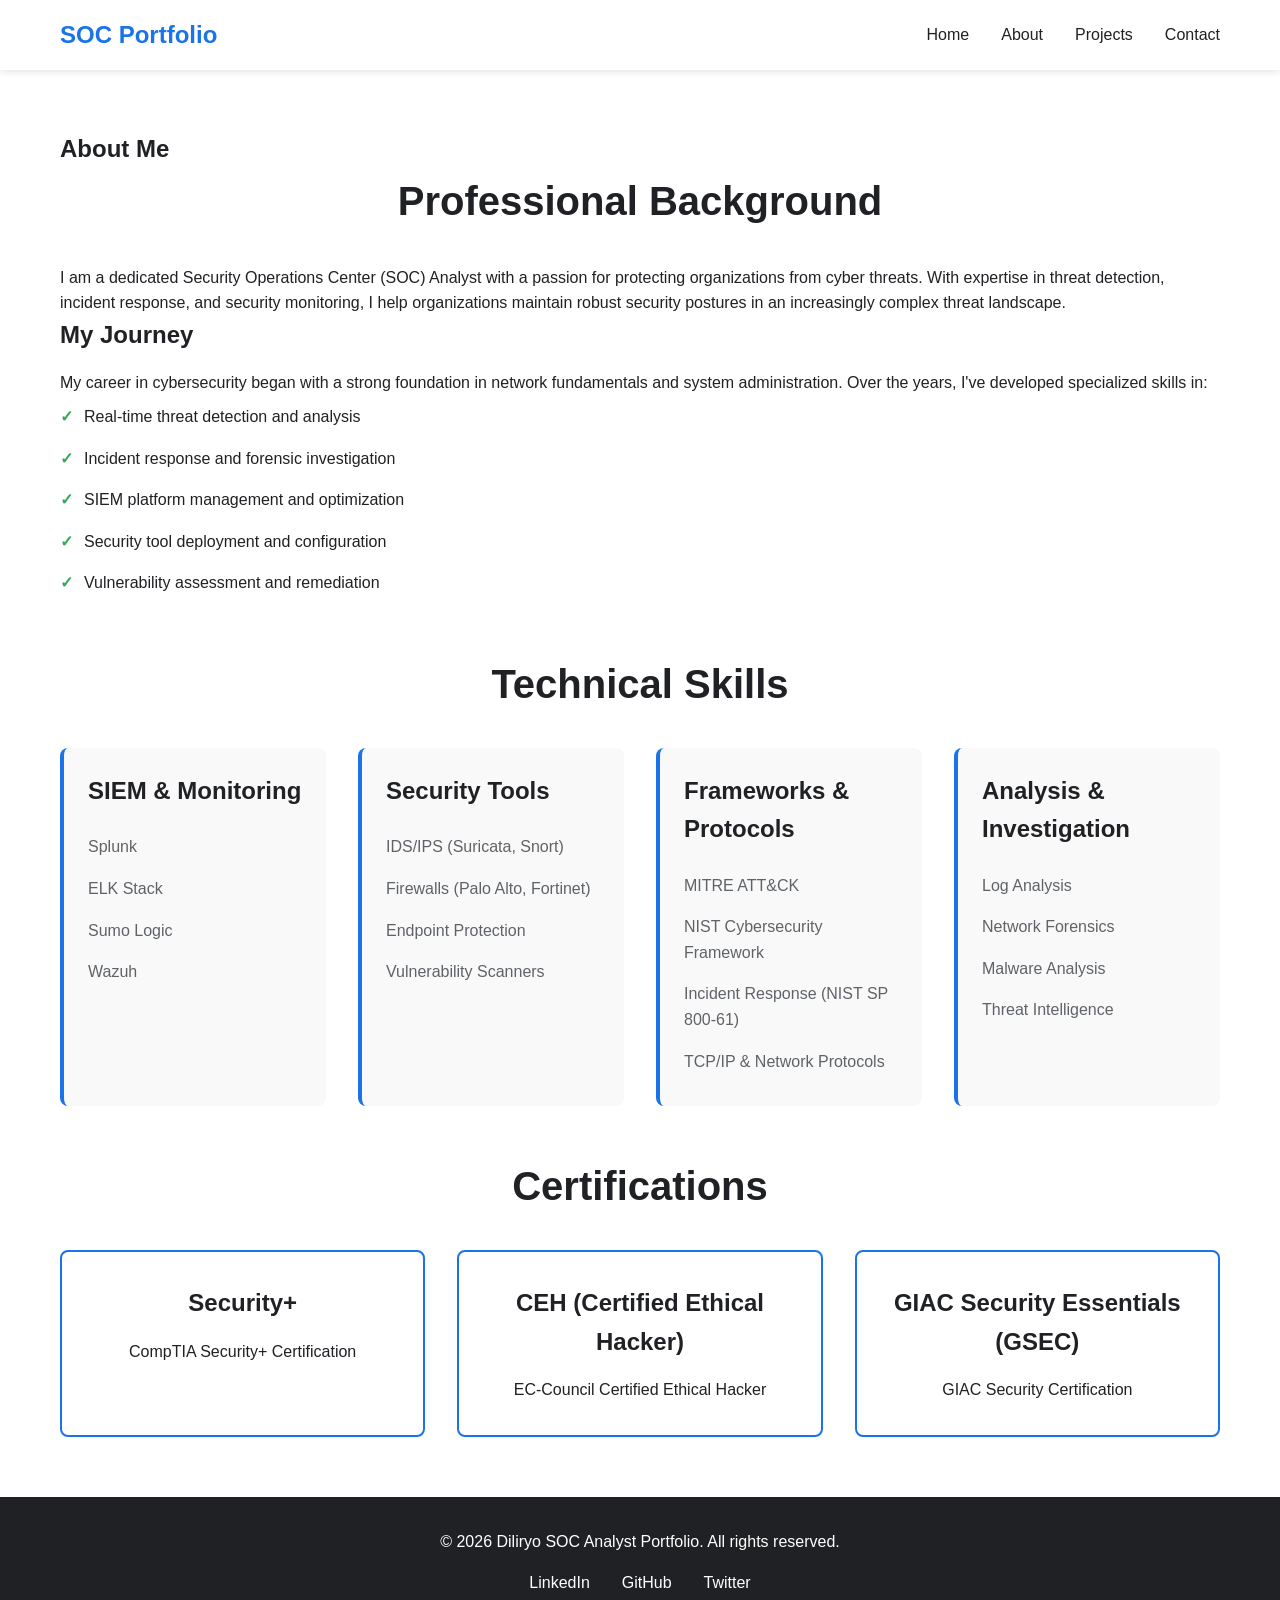
<file: about.html>
<!DOCTYPE html>
<html lang="en">
<head>
    <meta charset="UTF-8">
    <meta name="viewport" content="width=device-width, initial-scale=1.0">
    <title>About Me | SOC Analyst Portfolio</title>
    <link rel="stylesheet" href="styles.css">
</head>
<body>
    <!-- Navigation -->
    <nav class="navbar">
        <div class="container">
            <div class="logo">SOC Portfolio</div>
            <ul class="nav-links">
                <li><a href="index.html">Home</a></li>
                <li><a href="about.html" class="active">About</a></li>
                <li><a href="projects.html">Projects</a></li>
                <li><a href="contact.html">Contact</a></li>
            </ul>
        </div>
    </nav>

    <!-- About Section -->
    <section class="about-section">
        <div class="container">
            <h1>About Me</h1>
            
            <div class="about-content">
                <div class="about-text">
                    <h2>Professional Background</h2>
                    <p>I am a dedicated Security Operations Center (SOC) Analyst with a passion for protecting organizations from cyber threats. With expertise in threat detection, incident response, and security monitoring, I help organizations maintain robust security postures in an increasingly complex threat landscape.</p>
                    
                    <h3>My Journey</h3>
                    <p>My career in cybersecurity began with a strong foundation in network fundamentals and system administration. Over the years, I've developed specialized skills in:</p>
                    <ul>
                        <li>Real-time threat detection and analysis</li>
                        <li>Incident response and forensic investigation</li>
                        <li>SIEM platform management and optimization</li>
                        <li>Security tool deployment and configuration</li>
                        <li>Vulnerability assessment and remediation</li>
                    </ul>
                </div>
            </div>

            <div class="skills-section">
                <h2>Technical Skills</h2>
                <div class="skills-categories">
                    <div class="skill-category">
                        <h3>SIEM & Monitoring</h3>
                        <ul>
                            <li>Splunk</li>
                            <li>ELK Stack</li>
                            <li>Sumo Logic</li>
                            <li>Wazuh</li>
                        </ul>
                    </div>
                    <div class="skill-category">
                        <h3>Security Tools</h3>
                        <ul>
                            <li>IDS/IPS (Suricata, Snort)</li>
                            <li>Firewalls (Palo Alto, Fortinet)</li>
                            <li>Endpoint Protection</li>
                            <li>Vulnerability Scanners</li>
                        </ul>
                    </div>
                    <div class="skill-category">
                        <h3>Frameworks & Protocols</h3>
                        <ul>
                            <li>MITRE ATT&CK</li>
                            <li>NIST Cybersecurity Framework</li>
                            <li>Incident Response (NIST SP 800-61)</li>
                            <li>TCP/IP & Network Protocols</li>
                        </ul>
                    </div>
                    <div class="skill-category">
                        <h3>Analysis & Investigation</h3>
                        <ul>
                            <li>Log Analysis</li>
                            <li>Network Forensics</li>
                            <li>Malware Analysis</li>
                            <li>Threat Intelligence</li>
                        </ul>
                    </div>
                </div>
            </div>

            <div class="certifications-section">
                <h2>Certifications</h2>
                <div class="certifications-list">
                    <div class="certification">
                        <h3>Security+</h3>
                        <p>CompTIA Security+ Certification</p>
                    </div>
                    <div class="certification">
                        <h3>CEH (Certified Ethical Hacker)</h3>
                        <p>EC-Council Certified Ethical Hacker</p>
                    </div>
                    <div class="certification">
                        <h3>GIAC Security Essentials (GSEC)</h3>
                        <p>GIAC Security Certification</p>
                    </div>
                </div>
            </div>
        </div>
    </section>

    <!-- Footer -->
    <footer class="footer">
        <div class="container">
            <p>&copy; 2026 Diliryo SOC Analyst Portfolio. All rights reserved.</p>
            <div class="social-links">
                <a href="#linkedin">LinkedIn</a>
                <a href="#github">GitHub</a>
                <a href="#twitter">Twitter</a>
            </div>
        </div>
    </footer>

    <script src="script.js"></script>
</body>
</html>
</file>
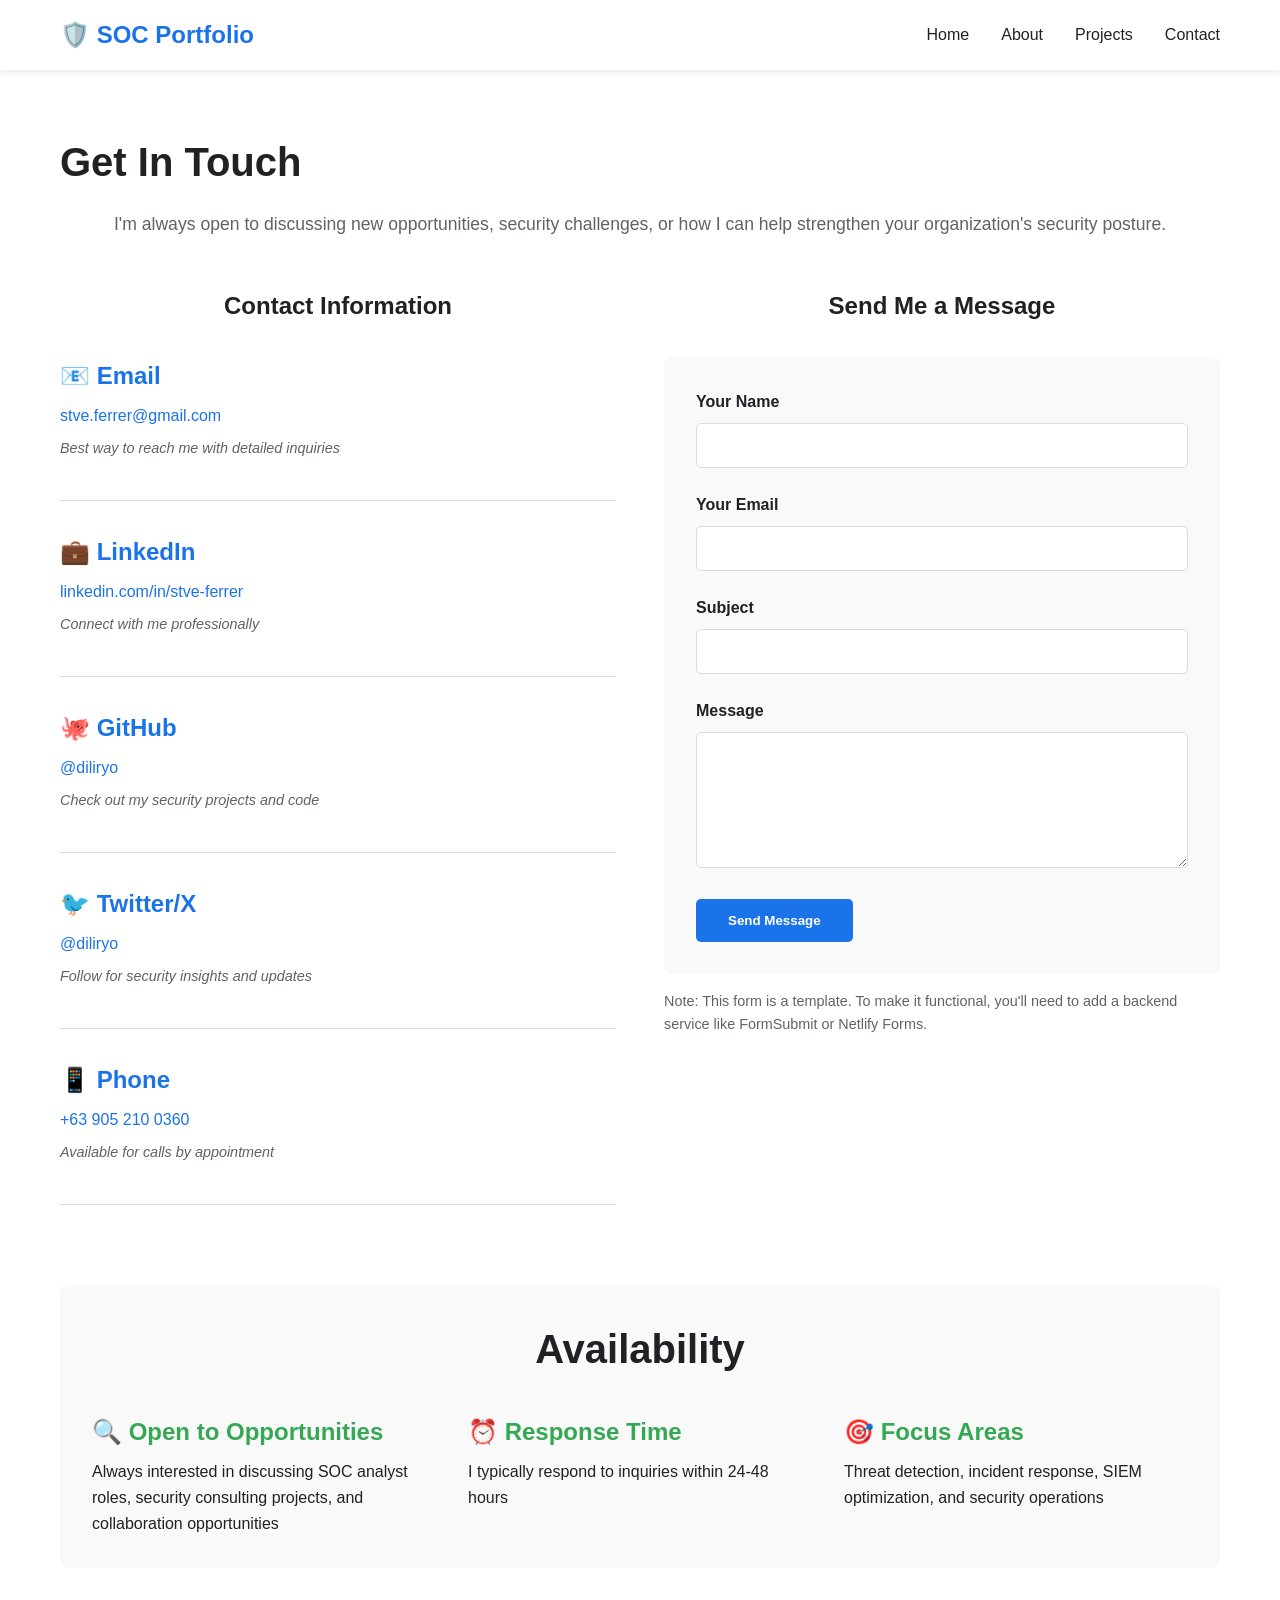
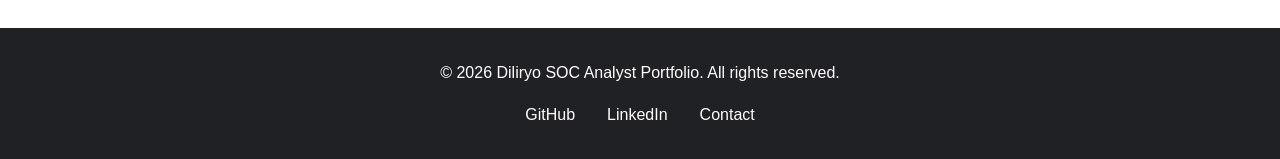
<file: contact.html>
<!DOCTYPE html>
<html lang="en">
<head>
    <meta charset="UTF-8">
    <meta name="viewport" content="width=device-width, initial-scale=1.0">
    <title>Contact Me | SOC Analyst Portfolio</title>
    <link rel="stylesheet" href="styles.css">
</head>
<body>
    <!-- Navigation -->
    <nav class="navbar">
        <div class="container">
            <div class="logo">🛡️ SOC Portfolio</div>
            <ul class="nav-links">
                <li><a href="index.html">Home</a></li>
                <li><a href="about.html">About</a></li>
                <li><a href="projects.html">Projects</a></li>
                <li><a href="contact.html" class="active">Contact</a></li>
            </ul>
        </div>
    </nav>

    <!-- Contact Section -->
    <section class="contact-section">
        <div class="container">
            <h1>Get In Touch</h1>
            <p class="section-intro">I'm always open to discussing new opportunities, security challenges, or how I can help strengthen your organization's security posture.</p>

            <div class="contact-content">
                <div class="contact-info">
                    <h2>Contact Information</h2>
                    
                    <div class="contact-method">
                        <h3>📧 Email</h3>
                        <p><a href="mailto:stve.ferrer@gmail.com">stve.ferrer@gmail.com</a></p>
                        <p class="note">Best way to reach me with detailed inquiries</p>
                    </div>

                    <div class="contact-method">
                        <h3>💼 LinkedIn</h3>
                        <p><a href="https://linkedin.com/in/stve-ferrer" target="_blank">linkedin.com/in/stve-ferrer</a></p>
                        <p class="note">Connect with me professionally</p>
                    </div>

                    <div class="contact-method">
                        <h3>🐙 GitHub</h3>
                        <p><a href="https://github.com/diliryo" target="_blank">@diliryo</a></p>
                        <p class="note">Check out my security projects and code</p>
                    </div>

                    <div class="contact-method">
                        <h3>🐦 Twitter/X</h3>
                        <p><a href="https://twitter.com/diliryo" target="_blank">@diliryo</a></p>
                        <p class="note">Follow for security insights and updates</p>
                    </div>

                    <div class="contact-method">
                        <h3>📱 Phone</h3>
                        <p><a href="tel:+2349052100360">+63 905 210 0360</a></p>
                        <p class="note">Available for calls by appointment</p>
                    </div>
                </div>

                <div class="contact-form-container">
                    <h2>Send Me a Message</h2>
                    <form class="contact-form" id="contactForm">
                        <div class="form-group">
                            <label for="name">Your Name</label>
                            <input type="text" id="name" name="name" required>
                        </div>

                        <div class="form-group">
                            <label for="email">Your Email</label>
                            <input type="email" id="email" name="email" required>
                        </div>

                        <div class="form-group">
                            <label for="subject">Subject</label>
                            <input type="text" id="subject" name="subject" required>
                        </div>

                        <div class="form-group">
                            <label for="message">Message</label>
                            <textarea id="message" name="message" rows="6" required></textarea>
                        </div>

                        <button type="submit" class="btn btn-primary">Send Message</button>
                    </form>
                    <p class="form-note">Note: This form is a template. To make it functional, you'll need to add a backend service like FormSubmit or Netlify Forms.</p>
                </div>
            </div>

            <div class="availability-section">
                <h2>Availability</h2>
                <div class="availability-info">
                    <div class="availability-item">
                        <h3>🔍 Open to Opportunities</h3>
                        <p>Always interested in discussing SOC analyst roles, security consulting projects, and collaboration opportunities</p>
                    </div>
                    <div class="availability-item">
                        <h3>⏰ Response Time</h3>
                        <p>I typically respond to inquiries within 24-48 hours</p>
                    </div>
                    <div class="availability-item">
                        <h3>🎯 Focus Areas</h3>
                        <p>Threat detection, incident response, SIEM optimization, and security operations</p>
                    </div>
                </div>
            </div>
        </div>
    </section>

    <!-- Footer -->
    <footer class="footer">
        <div class="container">
            <p>&copy; 2026 Steve Ferrer - SOC Analyst Portfolio. All rights reserved.</p>
            <div class="social-links">
                <a href="https://github.com/diliryo" target="_blank">GitHub</a>
                <a href="https://linkedin.com/in/stve-ferrer" target="_blank">LinkedIn</a>
                <a href="contact.html">Contact</a>
            </div>
        </div>
    </footer>

    <script src="script.js"></script>
</body>
</html>
</file>
<file: styles.css>
/* General Styles */
* {
    margin: 0;
    padding: 0;
    box-sizing: border-box;
}

:root {
    --primary-color: #1a73e8;
    --secondary-color: #34a853;
    --accent-color: #fbbc04;
    --dark-bg: #1f1f1f;
    --light-bg: #ffffff;
    --text-dark: #202124;
    --text-light: #5f6368;
    --border-color: #dadce0;
}

body {
    font-family: -apple-system, BlinkMacSystemFont, 'Segoe UI', Roboto, 'Helvetica Neue', Arial, sans-serif;
    line-height: 1.6;
    color: var(--text-dark);
    background-color: var(--light-bg);
}

html {
    scroll-behavior: smooth;
}

.container {
    max-width: 1200px;
    margin: 0 auto;
    padding: 0 20px;
}

/* Navigation Bar */
.navbar {
    background: var(--light-bg);
    box-shadow: 0 2px 8px rgba(0,0,0,0.1);
    position: sticky;
    top: 0;
    z-index: 100;
}

.navbar .container {
    display: flex;
    justify-content: space-between;
    align-items: center;
    padding: 1rem 20px;
}

.logo {
    font-size: 1.5rem;
    font-weight: 700;
    color: var(--primary-color);
}

.nav-links {
    display: flex;
    list-style: none;
    gap: 2rem;
}

.nav-links a {
    text-decoration: none;
    color: var(--text-dark);
    font-weight: 500;
    transition: color 0.3s ease;
    position: relative;
}

.nav-links a:hover,
.nav-links a.active {
    color: var(--primary-color);
}

.nav-links a.active::after {
    content: '';
    position: absolute;
    bottom: -5px;
    left: 0;
    width: 100%;
    height: 3px;
    background: var(--primary-color);
    border-radius: 2px;
}

/* Hero Section */
.hero {
    background: linear-gradient(135deg, #667eea 0%, #764ba2 100%);
    color: white;
    padding: 100px 20px;
    text-align: center;
    margin-bottom: 60px;
}

.hero-content h1 {
    font-size: 3.5rem;
    margin-bottom: 1rem;
    font-weight: 700;
}

.tagline {
    font-size: 1.5rem;
    margin-bottom: 1rem;
    font-weight: 500;
}

.subtitle {
    font-size: 1.1rem;
    opacity: 0.95;
    margin-bottom: 2rem;
    max-width: 600px;
    margin-left: auto;
    margin-right: auto;
}

.hero-buttons {
    display: flex;
    gap: 1rem;
    justify-content: center;
    flex-wrap: wrap;
}

/* Buttons */
.btn {
    padding: 12px 30px;
    border-radius: 5px;
    text-decoration: none;
    font-weight: 600;
    transition: all 0.3s ease;
    border: 2px solid transparent;
    cursor: pointer;
    display: inline-block;
}

.btn-primary {
    background: var(--primary-color);
    color: white;
}

.btn-primary:hover {
    background: #1557b0;
    transform: translateY(-2px);
    box-shadow: 0 4px 12px rgba(26, 115, 232, 0.3);
}

.btn-secondary {
    background: transparent;
    color: white;
    border: 2px solid white;
}

.btn-secondary:hover {
    background: white;
    color: var(--primary-color);
}

/* Sections */
section {
    padding: 60px 20px;
}

section h2 {
    font-size: 2.5rem;
    margin-bottom: 2rem;
    text-align: center;
    color: var(--text-dark);
}

section h3 {
    font-size: 1.5rem;
    margin-bottom: 1rem;
    color: var(--text-dark);
}

/* Skills Section */
.skills-preview,
.featured-projects {
    background: #f9f9f9;
}

.skills-grid,
.projects-grid {
    display: grid;
    grid-template-columns: repeat(auto-fit, minmax(250px, 1fr));
    gap: 2rem;
    margin-bottom: 2rem;
}

.skill-card,
.project-card {
    background: white;
    padding: 2rem;
    border-radius: 8px;
    box-shadow: 0 2px 8px rgba(0,0,0,0.1);
    transition: all 0.3s ease;
}

.skill-card:hover,
.project-card:hover {
    transform: translateY(-5px);
    box-shadow: 0 8px 16px rgba(0,0,0,0.15);
}

.skill-card h3 {
    color: var(--primary-color);
    margin-bottom: 0.5rem;
}

.project-card a {
    color: var(--primary-color);
    text-decoration: none;
    font-weight: 600;
    display: inline-block;
    margin-top: 1rem;
    transition: color 0.3s ease;
}

.project-card a:hover {
    color: var(--secondary-color);
}

/* CTA Section */
.cta {
    background: linear-gradient(135deg, #667eea 0%, #764ba2 100%);
    color: white;
    text-align: center;
}

.cta h2 {
    color: white;
    margin-bottom: 1rem;
}

.cta p {
    font-size: 1.1rem;
    margin-bottom: 2rem;
    opacity: 0.95;
}

/* Footer */
.footer {
    background: var(--text-dark);
    color: white;
    text-align: center;
    padding: 2rem;
}

.footer .container {
    display: flex;
    flex-direction: column;
    gap: 1rem;
}

.social-links {
    display: flex;
    gap: 2rem;
    justify-content: center;
}

.social-links a {
    color: white;
    text-decoration: none;
    transition: color 0.3s ease;
}

.social-links a:hover {
    color: var(--primary-color);
}

/* About Page */
.about-section {
    padding: 60px 20px;
}

.about-content {
    margin-bottom: 3rem;
}

.about-text ul {
    list-style: none;
    padding-left: 0;
}

.about-text li {
    padding: 0.5rem 0;
    padding-left: 1.5rem;
    position: relative;
}

.about-text li::before {
    content: "✓";
    position: absolute;
    left: 0;
    color: var(--secondary-color);
    font-weight: bold;
}

.skills-categories {
    display: grid;
    grid-template-columns: repeat(auto-fit, minmax(250px, 1fr));
    gap: 2rem;
    margin-bottom: 3rem;
}

.skill-category {
    background: #f9f9f9;
    padding: 1.5rem;
    border-radius: 8px;
    border-left: 4px solid var(--primary-color);
}

.skill-category ul {
    list-style: none;
    padding-left: 0;
}

.skill-category li {
    padding: 0.5rem 0;
    color: var(--text-light);
}

.certifications-list {
    display: grid;
    grid-template-columns: repeat(auto-fit, minmax(200px, 1fr));
    gap: 2rem;
}

.certification {
    background: white;
    border: 2px solid var(--primary-color);
    border-radius: 8px;
    padding: 2rem;
    text-align: center;
    transition: all 0.3s ease;
}

.certification:hover {
    transform: translateY(-5px);
    box-shadow: 0 8px 16px rgba(26, 115, 232, 0.2);
}

/* Projects Page */
.projects-section {
    padding: 60px 20px;
}

.section-intro {
    text-align: center;
    font-size: 1.1rem;
    color: var(--text-light);
    margin-bottom: 3rem;
}

.projects-detailed {
    display: flex;
    flex-direction: column;
    gap: 2rem;
}

.project-detail {
    background: white;
    border: 1px solid var(--border-color);
    border-radius: 8px;
    padding: 2rem;
    box-shadow: 0 2px 8px rgba(0,0,0,0.08);
    transition: all 0.3s ease;
}

.project-detail:hover {
    box-shadow: 0 8px 16px rgba(0,0,0,0.12);
}

.project-header {
    display: flex;
    justify-content: space-between;
    align-items: center;
    margin-bottom: 1rem;
    border-bottom: 2px solid var(--border-color);
    padding-bottom: 1rem;
}

.project-header h2 {
    font-size: 1.8rem;
    margin: 0;
}

.project-date {
    background: var(--primary-color);
    color: white;
    padding: 0.5rem 1rem;
    border-radius: 20px;
    font-size: 0.9rem;
    font-weight: 600;
}

.project-description {
    font-size: 1.1rem;
    color: var(--text-light);
    margin-bottom: 1.5rem;
    line-height: 1.8;
}

.project-details h4 {
    color: var(--primary-color);
    margin-top: 1.5rem;
    margin-bottom: 0.5rem;
}

.project-details ul {
    list-style: none;
    padding-left: 1rem;
    margin-bottom: 1.5rem;
}

.project-details li {
    padding: 0.5rem 0;
    padding-left: 1.5rem;
    position: relative;
    color: var(--text-light);
}

.project-details li::before {
    content: "→";
    position: absolute;
    left: 0;
    color: var(--secondary-color);
    font-weight: bold;
}

.tech-tags {
    display: flex;
    flex-wrap: wrap;
    gap: 0.5rem;
}

.tag {
    background: #e8f0fe;
    color: var(--primary-color);
    padding: 0.4rem 0.8rem;
    border-radius: 20px;
    font-size: 0.9rem;
    font-weight: 600;
}

/* Contact Page */
.contact-section h1 {
    font-size: 2.5rem;
    margin-bottom: 1rem;
}

.contact-content {
    display: grid;
    grid-template-columns: 1fr 1fr;
    gap: 3rem;
    margin-bottom: 3rem;
}

.contact-info h2,
.contact-form-container h2 {
    font-size: 1.5rem;
    margin-bottom: 2rem;
    color: var(--text-dark);
}

.contact-method {
    margin-bottom: 2rem;
    padding-bottom: 2rem;
    border-bottom: 1px solid var(--border-color);
}

.contact-method h3 {
    color: var(--primary-color);
    margin-bottom: 0.5rem;
}

.contact-method p {
    margin: 0.5rem 0;
}

.contact-method a {
    color: var(--primary-color);
    text-decoration: none;
}

.contact-method a:hover {
    text-decoration: underline;
}

.note {
    font-size: 0.9rem;
    color: var(--text-light);
    font-style: italic;
}

/* Contact Form */
.contact-form {
    background: #f9f9f9;
    padding: 2rem;
    border-radius: 8px;
}

.form-group {
    margin-bottom: 1.5rem;
}

.form-group label {
    display: block;
    margin-bottom: 0.5rem;
    font-weight: 600;
    color: var(--text-dark);
}

.form-group input,
.form-group textarea {
    width: 100%;
    padding: 0.8rem;
    border: 1px solid var(--border-color);
    border-radius: 5px;
    font-family: inherit;
    font-size: 1rem;
}

.form-group input:focus,
.form-group textarea:focus {
    outline: none;
    border-color: var(--primary-color);
    box-shadow: 0 0 0 3px rgba(26, 115, 232, 0.1);
}

.form-note {
    font-size: 0.9rem;
    color: var(--text-light);
    margin-top: 1rem;
}

.availability-section {
    background: #f9f9f9;
    padding: 2rem;
    border-radius: 8px;
}

.availability-info {
    display: grid;
    grid-template-columns: repeat(auto-fit, minmax(250px, 1fr));
    gap: 2rem;
}

.availability-item h3 {
    color: var(--secondary-color);
    margin-bottom: 0.5rem;
}

/* Responsive Design */
@media (max-width: 768px) {
    .hero-content h1 {
        font-size: 2.5rem;
    }

    .tagline {
        font-size: 1.2rem;
    }

    .nav-links {
        gap: 1rem;
        font-size: 0.9rem;
    }

    .contact-content {
        grid-template-columns: 1fr;
    }

    .project-header {
        flex-direction: column;
        align-items: flex-start;
        gap: 1rem;
    }

    section h2 {
        font-size: 2rem;
    }

    .skills-grid,
    .projects-grid {
        grid-template-columns: 1fr;
    }

    .hero-buttons {
        flex-direction: column;
    }

    .btn {
        width: 100%;
        text-align: center;
    }
}
</file>
